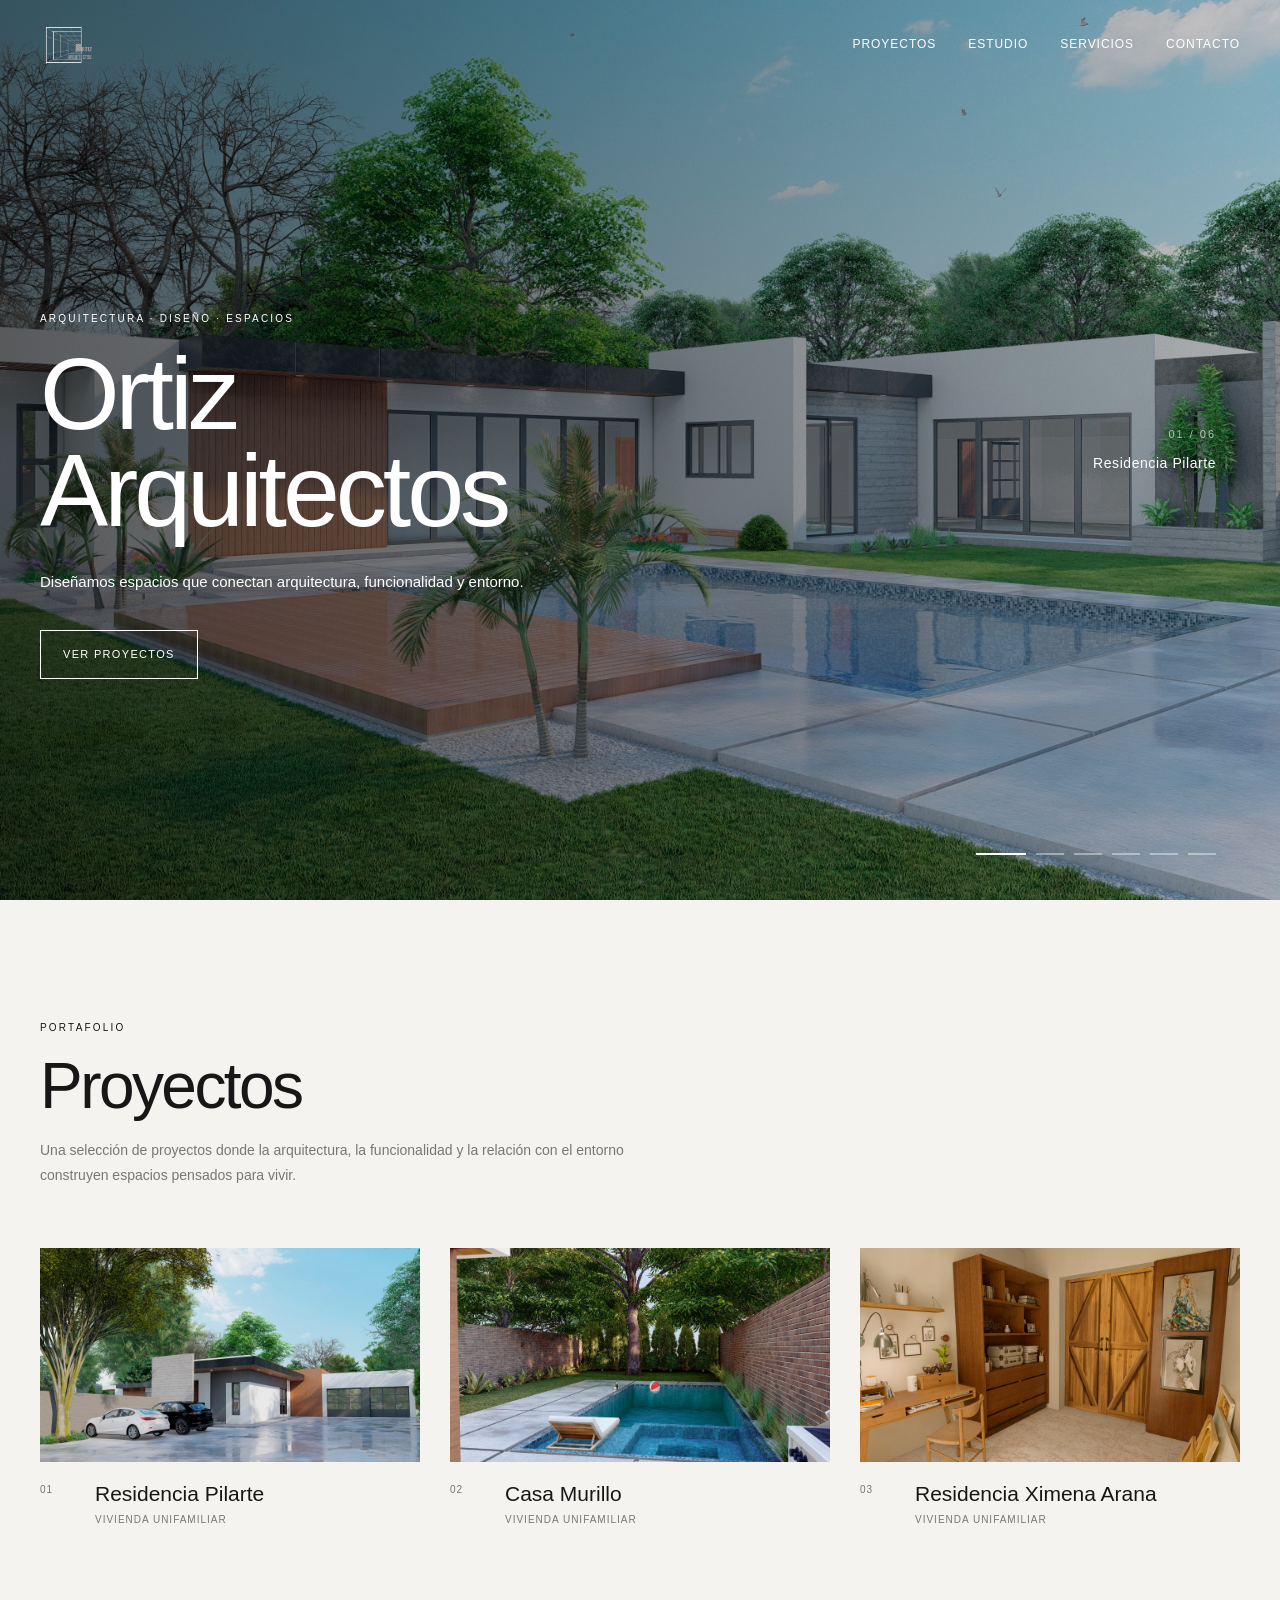
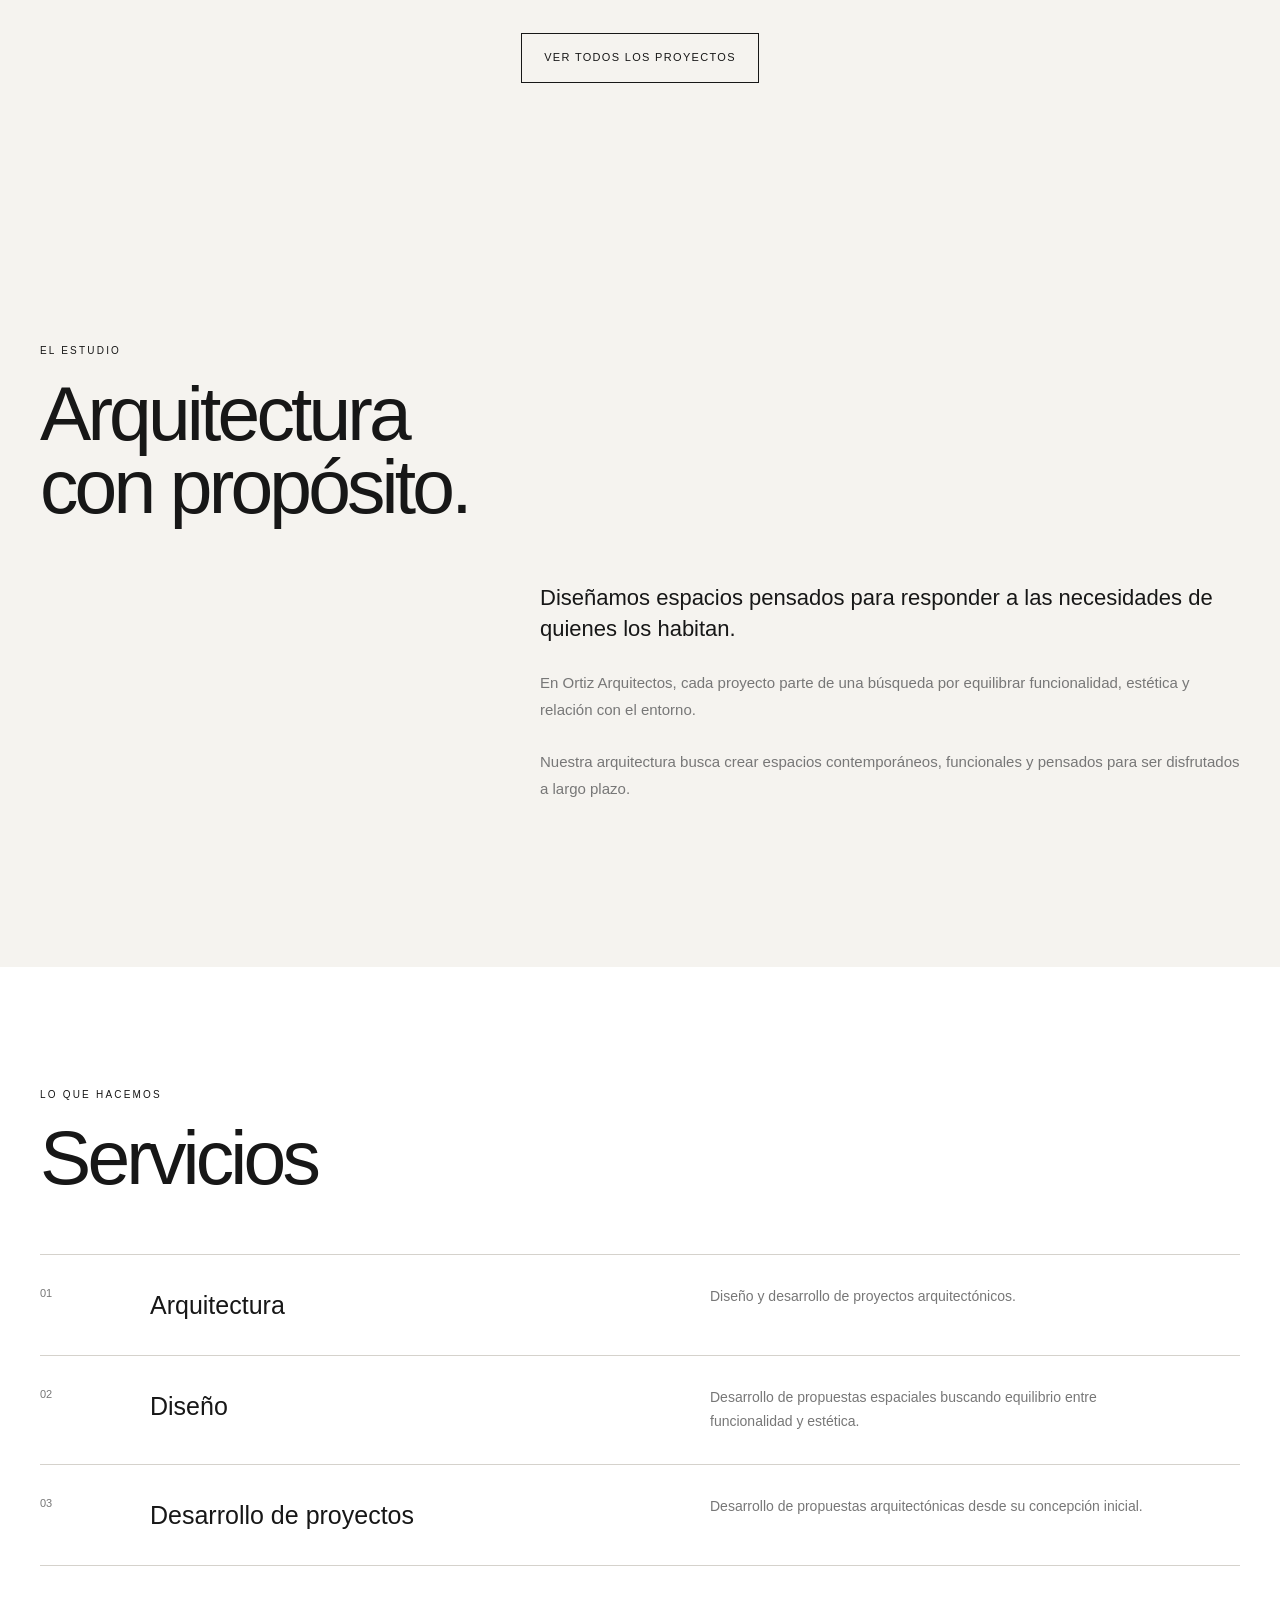
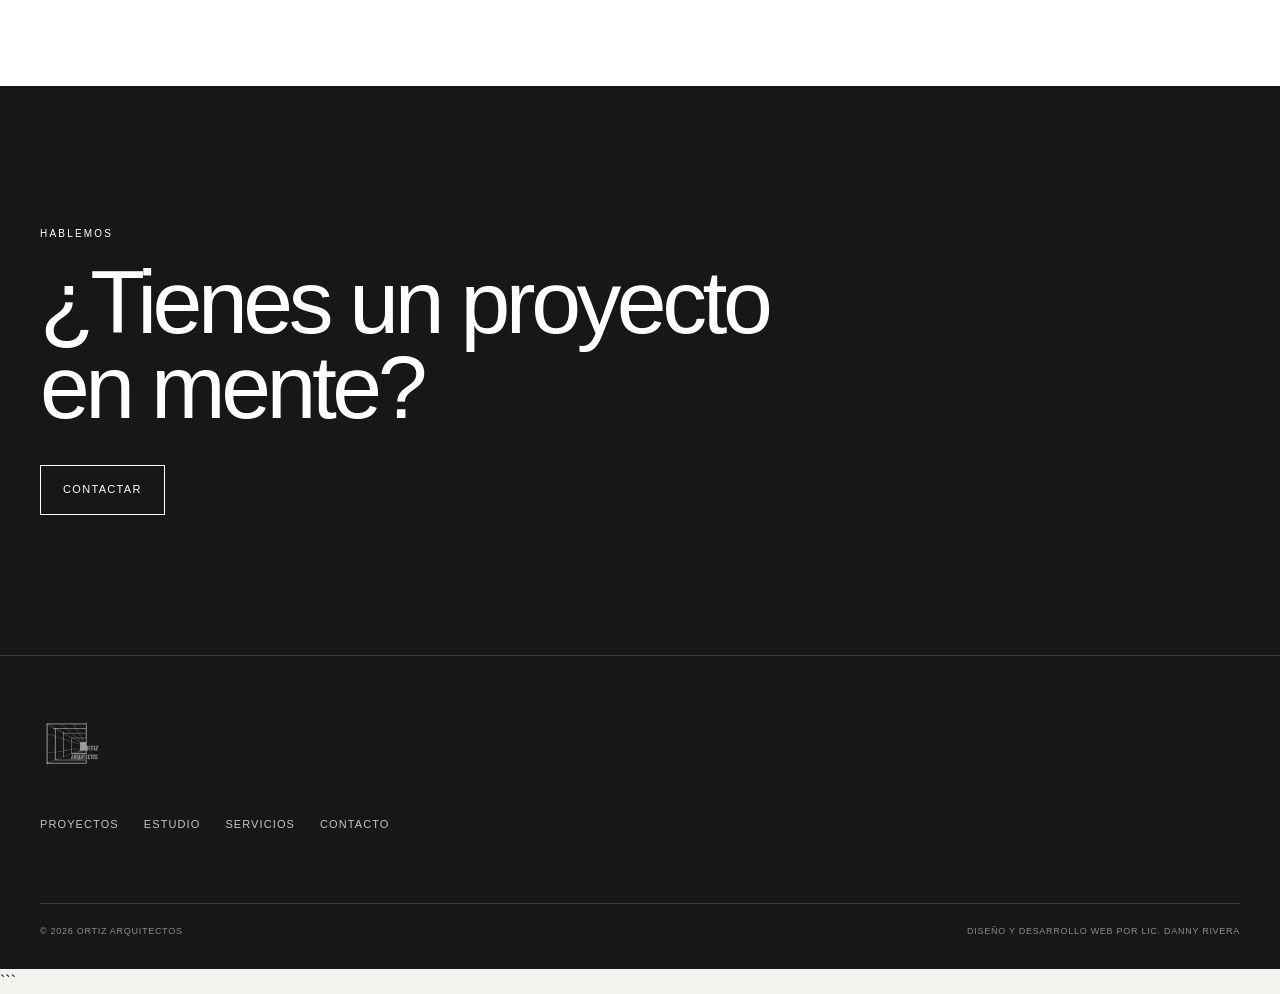
<file: index.html>
<!DOCTYPE html>
<html lang="es">
        
<head>
    
<link
    rel="icon"
    type="image/x-icon"
    href="images/favicon.ico"
>    
    <meta charset="UTF-8">

    <meta
        name="viewport"
        content="width=device-width, initial-scale=1.0"
    >

    <meta
        name="description"
        content="Ortiz Arquitectos — Arquitectura, diseño y espacios."
    >

    <title>Ortiz Arquitectos</title>

    <link
        rel="stylesheet"
        href="css/styles.css"
    >

</head>


<body>


    <!-- =====================================================
         HEADER
         ===================================================== -->

    <header class="site-header">

<a
    href="index.html"
    class="logo"
    aria-label="Ortiz Arquitectos - Inicio"
>
    <img
        src="images/logo_ortis_arq.webp"
        alt="Ortiz Arquitectos"
    >
</a>


        <nav class="main-navigation">

            <a href="proyectos.html">
                Proyectos
            </a>

            <a href="#estudio">
                Estudio
            </a>

            <a href="servicios.html">
                Servicios
            </a>

            <a href="contacto.html">
                Contacto
            </a>

        </nav>


        <button
            class="menu-toggle"
            aria-label="Abrir menú"
            aria-expanded="false"
        >
            <span></span>
            <span></span>
        </button>

    </header>



    <!-- =====================================================
         CONTENIDO PRINCIPAL
         ===================================================== -->

    <main>


        <!-- =================================================
             HERO / SLIDESHOW
             ================================================= -->

        <section
            id="inicio"
            class="hero"
        >


            <!-- IMÁGENES DEL SLIDESHOW -->

            <div class="hero-slideshow">


                <div
                    class="hero-slide active"
                    data-project="Residencia Pilarte"
                >
                    <img
                        src="images/rsd_pilarte/rsd_pilarte_12.webp"
                        alt="Residencia Pilarte"
                    >
                </div>


                <div
                    class="hero-slide"
                    data-project="Residencia Ximena Arana"
                >
                    <img
                        src="images/rsd_ximena/rsd_ximena_06.webp"
                        alt="Residencia Ximena Arana"
                    >
                </div>


                <div
                    class="hero-slide"
                    data-project="Martínez Cerda"
                >
                    <img
                        src="images/rsd_martinez_cerda/rsd_martinez_cerda_01.webp"
                        alt="Proyecto Martínez Cerda"
                    >
                </div>


                <div
                    class="hero-slide"
                    data-project="Casa Murillo"
                >
                    <img
                        src="images/casa_murillo/casa_murillo_10.webp"
                        alt="Casa Murillo"
                    >
                </div>


                <div
                    class="hero-slide"
                    data-project="Pool House"
                >
                    <img
                        src="images/pool_house/pool_house_01.webp"
                        alt="Pool House"
                    >
                </div>


                <div
                    class="hero-slide"
                    data-project="Restaurante y Módulo Comercial"
                >
                    <img
                        src="images/restaurante/restaurante_01.webp"
                        alt="Restaurante y Módulo Comercial"
                    >
                </div>


            </div>


            <!-- CAPA OSCURA -->

            <div class="hero-overlay"></div>



            <!-- CONTENIDO PRINCIPAL DEL HERO -->

            <div class="hero-content">

                <p class="eyebrow">
                    Arquitectura · Diseño · Espacios
                </p>


                <h1>
                    Ortiz<br>
                    Arquitectos
                </h1>


                <p class="hero-description">
                    Diseñamos espacios que conectan
                    arquitectura, funcionalidad y entorno.
                </p>


                <a
                    href="proyectos.html"
                    class="button button-light"
                >
                    Ver proyectos
                </a>

            </div>



            <!-- INFORMACIÓN DEL PROYECTO ACTUAL -->

            <div class="hero-project">

                <span class="hero-project-number">
                    01 / 06
                </span>

                <span class="hero-project-name">
                    Residencia Pilarte
                </span>

            </div>



            <!-- INDICADORES DEL SLIDESHOW -->

            <div class="hero-dots">


                <button
                    class="hero-dot active"
                    data-slide="0"
                    aria-label="Ver Residencia Pilarte"
                ></button>


                <button
                    class="hero-dot"
                    data-slide="1"
                    aria-label="Ver Residencia Ximena Arana"
                ></button>


                <button
                    class="hero-dot"
                    data-slide="2"
                    aria-label="Ver Martínez Cerda"
                ></button>


                <button
                    class="hero-dot"
                    data-slide="3"
                    aria-label="Ver Casa Murillo"
                ></button>


                <button
                    class="hero-dot"
                    data-slide="4"
                    aria-label="Ver Pool House"
                ></button>


                <button
                    class="hero-dot"
                    data-slide="5"
                    aria-label="Ver Restaurante y Módulo Comercial"
                ></button>


            </div>


        </section>



        <!-- =================================================
             PROYECTOS DESTACADOS
             ================================================= -->

        <section
            id="proyectos"
            class="featured-projects"
        >


            <div class="section-header">

                <p class="eyebrow">
                    Portafolio
                </p>


                <h2>
                    Proyectos
                </h2>


                <p class="section-introduction">
                    Una selección de proyectos donde la
                    arquitectura, la funcionalidad y la
                    relación con el entorno construyen
                    espacios pensados para vivir.
                </p>

            </div>



            <div class="projects-grid">


                <!-- =========================================
                     PROYECTO 01
                     ========================================= -->

                <article class="project-card">

                    <a href="proyectos.html">

                        <div class="project-image">

                            <img
                                src="images/rsd_pilarte/rsd_pilarte_01.webp"
                                alt="Residencia Pilarte"
                                loading="lazy"
                            >

                        </div>


                        <div class="project-info">

                            <span class="project-number">
                                01
                            </span>


                            <div>

                                <h3>
                                    Residencia Pilarte
                                </h3>

                                <p>
                                    Vivienda Unifamiliar
                                </p>

                            </div>

                        </div>

                    </a>

                </article>



                <!-- =========================================
                     PROYECTO 02
                     ========================================= -->

                <article class="project-card">

                    <a href="proyectos.html">

                        <div class="project-image">

                            <img
                                src="images/casa_murillo/casa_murillo_01.webp"
                                alt="Casa Murillo"
                                loading="lazy"
                            >

                        </div>


                        <div class="project-info">

                            <span class="project-number">
                                02
                            </span>


                            <div>

                                <h3>
                                    Casa Murillo
                                </h3>

                                <p>
                                    Vivienda Unifamiliar
                                </p>

                            </div>

                        </div>

                    </a>

                </article>



                <!-- =========================================
                     PROYECTO 03
                     ========================================= -->

                <article class="project-card">

                    <a href="proyectos.html">

                        <div class="project-image">

                            <img
                                src="images/rsd_ximena/rsd_ximena_01.webp"
                                alt="Residencia Ximena Arana"
                                loading="lazy"
                            >

                        </div>


                        <div class="project-info">

                            <span class="project-number">
                                03
                            </span>


                            <div>

                                <h3>
                                    Residencia Ximena Arana
                                </h3>

                                <p>
                                    Vivienda Unifamiliar
                                </p>

                            </div>

                        </div>

                    </a>

                </article>


            </div>



            <div class="section-action">

                <a
                    href="proyectos.html"
                    class="button button-dark"
                >
                    Ver todos los proyectos
                </a>

            </div>


        </section>



        <!-- =================================================
             ESTUDIO
             ================================================= -->

        <section
            id="estudio"
            class="studio"
        >


            <div class="studio-heading">

                <p class="eyebrow">
                    El estudio
                </p>


                <h2>
                    Arquitectura
                    <br>
                    con propósito.
                </h2>

            </div>


            <div class="studio-content">

                <p class="studio-lead">
                    Diseñamos espacios pensados para
                    responder a las necesidades de
                    quienes los habitan.
                </p>


                <p>
                    En Ortiz Arquitectos, cada proyecto
                    parte de una búsqueda por equilibrar
                    funcionalidad, estética y relación
                    con el entorno.
                </p>


                <p>
                    Nuestra arquitectura busca crear
                    espacios contemporáneos, funcionales
                    y pensados para ser disfrutados
                    a largo plazo.
                </p>

            </div>


        </section>



        <!-- =================================================
             SERVICIOS
             ================================================= -->

        <section
            id="servicios"
            class="services"
        >


            <div class="section-header">

                <p class="eyebrow">
                    Lo que hacemos
                </p>


                <h2>
                    Servicios
                </h2>

            </div>



            <div class="services-list">


                <article class="service">

                    <span class="service-number">
                        01
                    </span>

                    <h3>
                        Arquitectura
                    </h3>

                    <p>
                        Diseño y desarrollo de proyectos
                        arquitectónicos.
                    </p>

                </article>



                <article class="service">

                    <span class="service-number">
                        02
                    </span>

                    <h3>
                        Diseño
                    </h3>

                    <p>
                        Desarrollo de propuestas espaciales
                        buscando equilibrio entre
                        funcionalidad y estética.
                    </p>

                </article>



                <article class="service">

                    <span class="service-number">
                        03
                    </span>

                    <h3>
                        Desarrollo de proyectos
                    </h3>

                    <p>
                        Desarrollo de propuestas
                        arquitectónicas desde su concepción
                        inicial.
                    </p>

                </article>


            </div>


        </section>



        <!-- =================================================
             CONTACTO
             ================================================= -->

        <section
            id="contacto"
            class="contact"
        >


            <div class="contact-content">

                <p class="eyebrow">
                    Hablemos
                </p>


                <h2>
                    ¿Tienes un proyecto
                    <br>
                    en mente?
                </h2>


                <a
                    href="contacto.html"
                    class="button button-light"
                >
                    Contactar
                </a>

            </div>


        </section>


    </main>



    <!-- =====================================================
         FOOTER
         ===================================================== -->

    <footer class="site-footer">


        <a
            href="index.html"
            class="footer-brand"
            aria-label="Ortiz Arquitectos - Inicio"
        >
        
            <img
                src="images/logo_ortis_arq.webp"
                alt="Ortiz Arquitectos"
            >
        
        </a>



        <div class="footer-navigation">

            <a href="proyectos.html">
                Proyectos
            </a>

            <a href="#estudio">
                Estudio
            </a>

            <a href="servicios.html">
                Servicios
            </a>

            <a href="contacto.html">
                Contacto
            </a>

        </div>



        <div class="footer-bottom">
        
            <span>
                © 2026 Ortiz Arquitectos
            </span>
        
            <span class="footer-credit">
                Diseño y desarrollo web por Lic. Danny Rivera
            </span>
        
        </div>


    </footer>



    <!-- JAVASCRIPT -->

    <script src="js/main.js"></script>


</body>

</html>
```
</file>
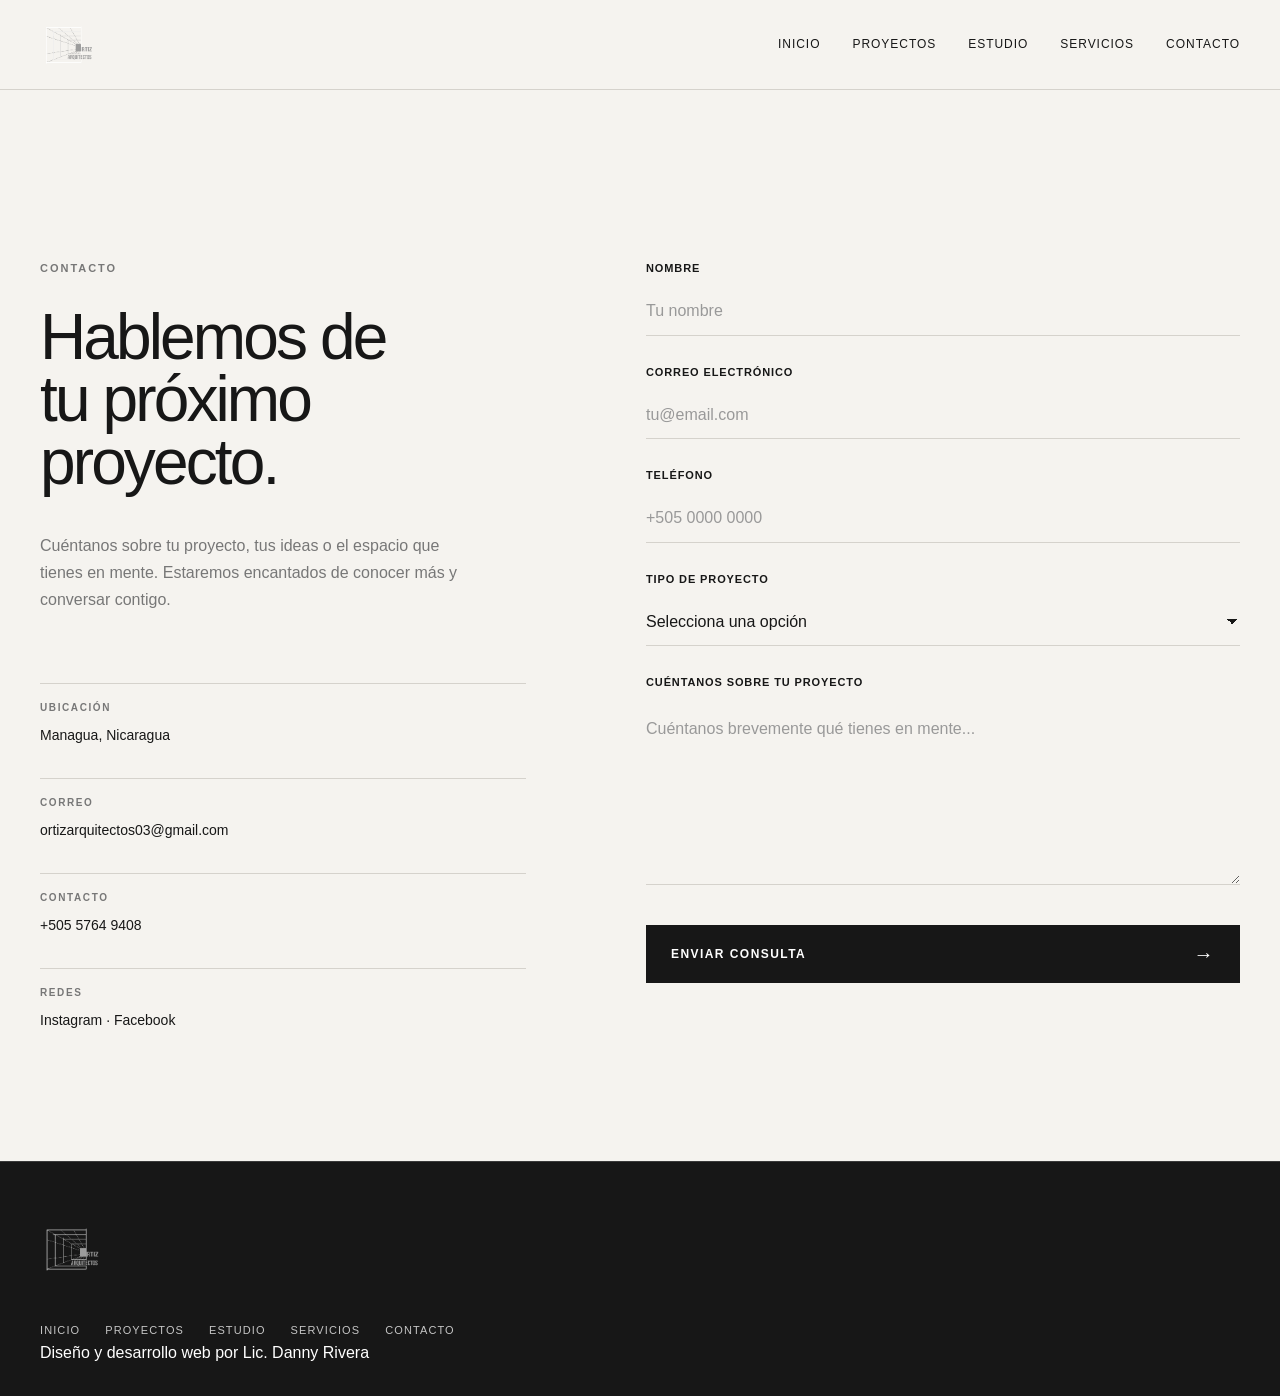
<file: contacto.html>
<!DOCTYPE html>
<html lang="es">
<head>

    <link
    rel="icon"
    type="image/x-icon"
    href="images/favicon.ico"
>
    
    <meta charset="UTF-8">

    <meta
        name="viewport"
        content="width=device-width, initial-scale=1.0"
    >

    <meta
        name="description"
        content="Contacto de Ortiz Arquitectos. Cuéntanos sobre tu próximo proyecto de arquitectura."
    >

    <title>Contacto | Ortiz Arquitectos</title>

    <link
        rel="stylesheet"
        href="css/styles.css"
    >
</head>

<body class="contact-page">

    <!-- =====================================================
         ENCABEZADO
         ===================================================== -->

    <header class="site-header project-header">

        <a
            href="index.html"
            class="logo"
            aria-label="Ortiz Arquitectos - Inicio"
        >
            <img
                src="images/logo_ortis_arq.webp"
                alt="Ortiz Arquitectos"
            >
        </a>

        <nav
            class="main-navigation"
            id="main-navigation"
            aria-label="Navegación principal"
        >
            <a href="index.html">Inicio</a>

            <a href="proyectos.html">
                Proyectos
            </a>

            <a href="index.html#estudio">
                Estudio
            </a>

            <a href="servicios.html">
                Servicios
            </a>

            <a
                href="contacto.html"
                aria-current="page"
            >
                Contacto
            </a>
        </nav>

        <button
            class="menu-toggle"
            type="button"
            aria-label="Abrir menú"
            aria-expanded="false"
            aria-controls="main-navigation"
        >
            <span></span>
            <span></span>
        </button>

    </header>


    <!-- =====================================================
         CONTENIDO PRINCIPAL
         ===================================================== -->

    <main>

        <section class="contact-section">

            <div class="contact-intro">

                <p class="section-eyebrow">
                    CONTACTO
                </p>

                <h1>
                    Hablemos de<br>
                    tu próximo proyecto.
                </h1>

                <p class="contact-description">
                    Cuéntanos sobre tu proyecto, tus ideas o el espacio
                    que tienes en mente. Estaremos encantados de conocer
                    más y conversar contigo.
                </p>


                <div class="contact-details">

                    <div class="contact-detail">
                        <span class="contact-detail-label">
                            UBICACIÓN
                        </span>

                        <p>
                            Managua, Nicaragua
                        </p>
                    </div>


                    <div class="contact-detail">
                        <span class="contact-detail-label">
                            CORREO
                        </span>

                        <p>
                            ortizarquitectos03@gmail.com
                        </p>
                    </div>


                    <div class="contact-detail">
                        <span class="contact-detail-label">
                            CONTACTO
                        </span>

                        <p>
                            +505 5764 9408
                        </p>
                    </div>
                    
                    <div class="contact-detail">
                        <span class="contact-detail-label">
                            REDES
                        </span>

                        <p>
                            Instagram · Facebook
                        </p>
                    </div>  

                </div>

            </div>


            <!-- =================================================
                 FORMULARIO
                 ================================================= -->

            <div class="contact-form-wrapper">

                <form
                    action="https://formspree.io/f/xljeyowl"
                    method="POST"
                    class="contact-form"
                >

                    <!-- Nombre -->

                    <div class="form-field">

                        <label for="name">
                            Nombre
                        </label>

                        <input
                            type="text"
                            id="name"
                            name="name"
                            placeholder="Tu nombre"
                            autocomplete="name"
                            required
                        >

                    </div>


                    <!-- Correo -->

                    <div class="form-field">

                        <label for="email">
                            Correo electrónico
                        </label>

                        <input
                            type="email"
                            id="email"
                            name="email"
                            placeholder="tu@email.com"
                            autocomplete="email"
                            required
                        >

                    </div>


                    <!-- Teléfono -->

                    <div class="form-field">

                        <label for="phone">
                            Teléfono
                        </label>

                        <input
                            type="tel"
                            id="phone"
                            name="phone"
                            placeholder="+505 0000 0000"
                            autocomplete="tel"
                        >

                    </div>


                    <!-- Tipo de proyecto -->

                    <div class="form-field">

                        <label for="project-type">
                            Tipo de proyecto
                        </label>

                        <select
                            id="project-type"
                            name="project-type"
                        >

                            <option value="">
                                Selecciona una opción
                            </option>

                            <option value="Residencial">
                                Residencial
                            </option>

                            <option value="Comercial">
                                Comercial
                            </option>

                            <option value="Remodelación">
                                Remodelación
                            </option>

                            <option value="Interiorismo">
                                Interiorismo
                            </option>

                            <option value="Otro">
                                Otro
                            </option>

                        </select>

                    </div>


                    <!-- Mensaje -->

                    <div class="form-field form-field-message">

                        <label for="message">
                            Cuéntanos sobre tu proyecto
                        </label>

                        <textarea
                            id="message"
                            name="message"
                            rows="6"
                            placeholder="Cuéntanos brevemente qué tienes en mente..."
                            required
                        ></textarea>

                    </div>


                    <!-- Asunto interno para Formspree -->

                    <input
                        type="hidden"
                        name="_subject"
                        value="Nueva consulta desde Ortiz Arquitectos"
                    >


                    <!-- Botón -->

                    <button
                        type="submit"
                        class="contact-submit"
                    >
                        <span>
                            Enviar consulta
                        </span>

                        <span aria-hidden="true">
                            →
                        </span>
                    </button>

                </form>

            </div>

        </section>

    </main>


    <!-- =====================================================
         PIE DE PÁGINA
         ===================================================== -->

    <footer class="site-footer">

        <div class="footer-inner">

            <a
                href="index.html"
                class="footer-brand"
                aria-label="Ortiz Arquitectos - Inicio"
            >
                <img
                    src="images/logo_ortis_arq.webp"
                    alt="Ortiz Arquitectos"
                >
            </a>


            <nav
                class="footer-navigation"
                aria-label="Navegación secundaria"
            >
                <a href="index.html">
                    Inicio
                </a>

                <a href="proyectos.html">
                    Proyectos
                </a>

                <a href="index.html#estudio">
                    Estudio
                </a>

                <a href="servicios.html">
                    Servicios
                </a>

                <a href="contacto.html">
                    Contacto
                </a>
            </nav>


            <p class="footer-credit">
                Diseño y desarrollo web por Lic. Danny Rivera
            </p>

        </div>

    </footer>


    <!-- =====================================================
         JAVASCRIPT
         ===================================================== -->

    <script src="js/main.js"></script>

</body>
</html>
</file>
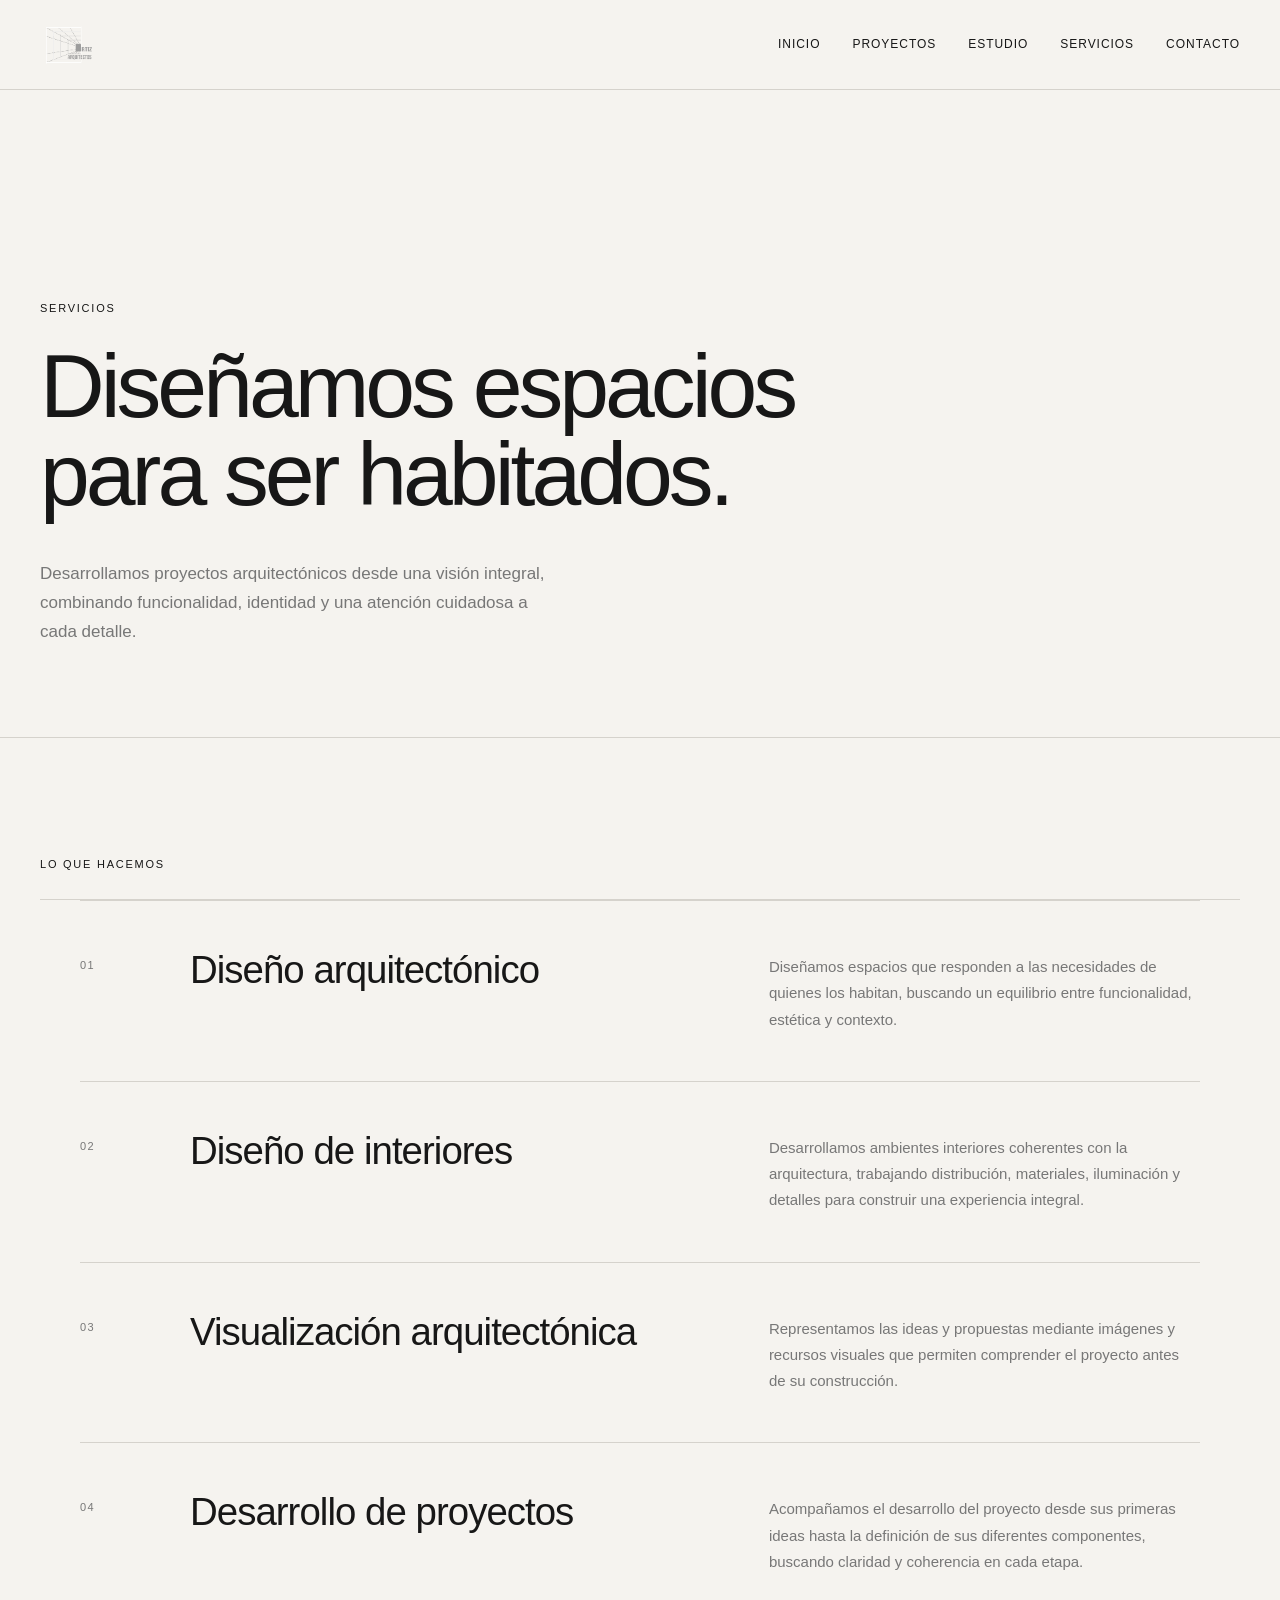
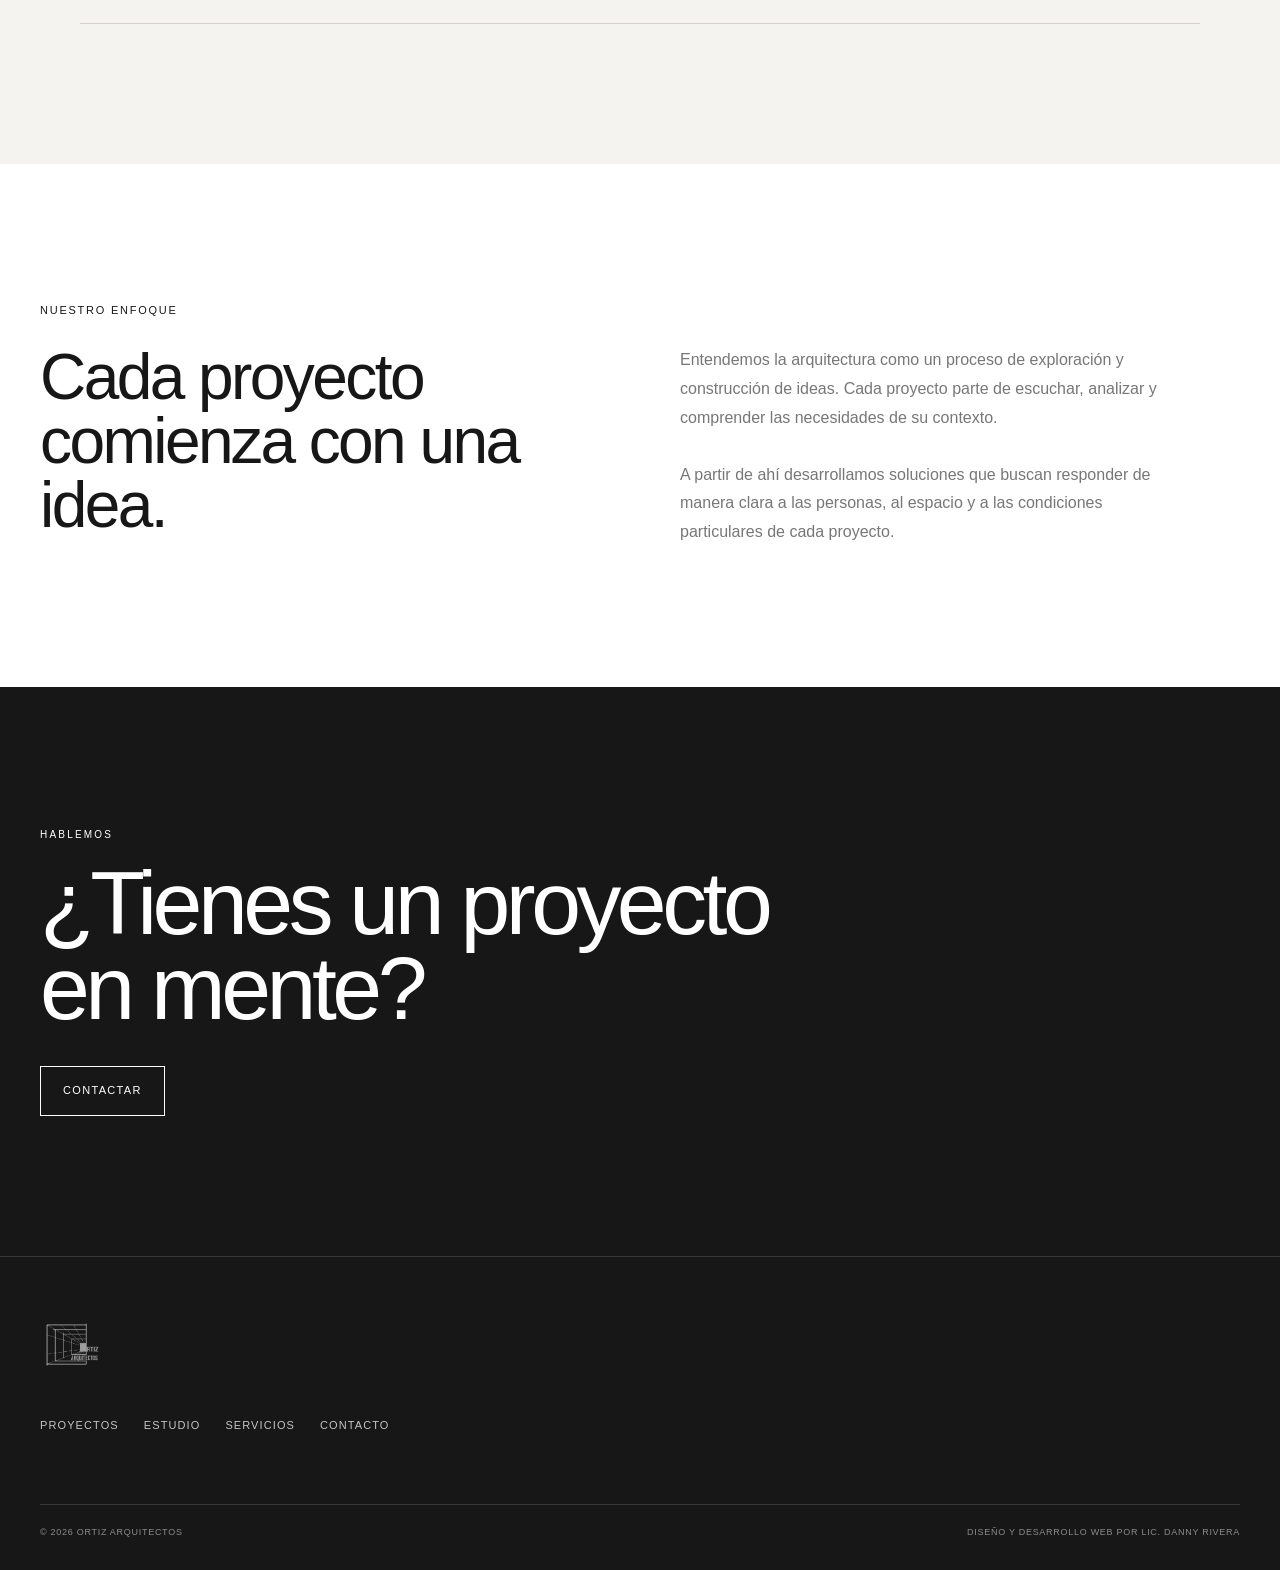
<file: servicios.html>
<!DOCTYPE html>
<html lang="es">
<head>
    <meta charset="UTF-8">
    <meta name="viewport" content="width=device-width, initial-scale=1.0">

    <title>Servicios | Ortiz Arquitectos</title>

    <meta
        name="description"
        content="Servicios de arquitectura, diseño de interiores, visualización arquitectónica y desarrollo de proyectos de Ortiz Arquitectos."
    >

    <link rel="stylesheet" href="css/styles.css">
    <link rel="stylesheet" href="css/servicios.css">
</head>

<body class="services-page">

    <!-- HEADER -->
    <header class="site-header project-header">

        <a href="index.html" class="logo" aria-label="Ortiz Arquitectos - Inicio">
            <img src="images/logo_ortis_arq.webp" alt="Ortiz Arquitectos">
        </a>

        <nav class="main-navigation" id="main-navigation" aria-label="Navegación principal">

            <a href="index.html">Inicio</a>

            <a href="proyectos.html">Proyectos</a>

            <a href="index.html#estudio">Estudio</a>

            <a href="servicios.html" aria-current="page">Servicios</a>

            <a href="contacto.html">Contacto</a>

        </nav>

        <button
            class="menu-toggle"
            type="button"
            aria-label="Abrir menú"
            aria-expanded="false"
            aria-controls="main-navigation"
        >
            <span></span>
            <span></span>
        </button>

    </header>


    <main>

        <!-- INTRODUCCIÓN -->
        <section class="services-intro">

            <div class="services-intro-inner">

                <span class="section-eyebrow">
                    Servicios
                </span>

                <h1>
                    Diseñamos espacios<br>
                    para ser habitados.
                </h1>

                <p>
                    Desarrollamos proyectos arquitectónicos desde una visión
                    integral, combinando funcionalidad, identidad y una
                    atención cuidadosa a cada detalle.
                </p>

            </div>

        </section>


        <!-- SERVICIOS -->
        <section class="services-list-section">

            <div class="services-list-header">

                <span class="section-eyebrow">
                    Lo que hacemos
                </span>

            </div>


            <div class="services-list">

                <!-- SERVICIO 01 -->
                <article class="service-item">

                    <div class="service-item-number">
                        01
                    </div>

                    <div class="service-item-title">

                        <h2>
                            Diseño arquitectónico
                        </h2>

                    </div>

                    <div class="service-item-description">

                        <p>
                            Diseñamos espacios que responden a las necesidades
                            de quienes los habitan, buscando un equilibrio entre
                            funcionalidad, estética y contexto.
                        </p>

                    </div>

                </article>


                <!-- SERVICIO 02 -->
                <article class="service-item">

                    <div class="service-item-number">
                        02
                    </div>

                    <div class="service-item-title">

                        <h2>
                            Diseño de interiores
                        </h2>

                    </div>

                    <div class="service-item-description">

                        <p>
                            Desarrollamos ambientes interiores coherentes con
                            la arquitectura, trabajando distribución, materiales,
                            iluminación y detalles para construir una experiencia
                            integral.
                        </p>

                    </div>

                </article>


                <!-- SERVICIO 03 -->
                <article class="service-item">

                    <div class="service-item-number">
                        03
                    </div>

                    <div class="service-item-title">

                        <h2>
                            Visualización arquitectónica
                        </h2>

                    </div>

                    <div class="service-item-description">

                        <p>
                            Representamos las ideas y propuestas mediante imágenes
                            y recursos visuales que permiten comprender el proyecto
                            antes de su construcción.
                        </p>

                    </div>

                </article>


                <!-- SERVICIO 04 -->
                <article class="service-item">

                    <div class="service-item-number">
                        04
                    </div>

                    <div class="service-item-title">

                        <h2>
                            Desarrollo de proyectos
                        </h2>

                    </div>

                    <div class="service-item-description">

                        <p>
                            Acompañamos el desarrollo del proyecto desde sus
                            primeras ideas hasta la definición de sus diferentes
                            componentes, buscando claridad y coherencia en cada etapa.
                        </p>

                    </div>

                </article>

            </div>

        </section>


        <!-- ENFOQUE -->
        <section class="services-process">

            <div class="services-process-heading">

                <span class="section-eyebrow">
                    Nuestro enfoque
                </span>

                <h2>
                    Cada proyecto<br>
                    comienza con una idea.
                </h2>

            </div>


            <div class="services-process-text">

                <p>
                    Entendemos la arquitectura como un proceso de exploración
                    y construcción de ideas. Cada proyecto parte de escuchar,
                    analizar y comprender las necesidades de su contexto.
                </p>

                <p>
                    A partir de ahí desarrollamos soluciones que buscan
                    responder de manera clara a las personas, al espacio y
                    a las condiciones particulares de cada proyecto.
                </p>

            </div>

        </section>


                <!-- =================================================
             CONTACTO
             ================================================= -->

        <section
            id="contacto"
            class="contact"
        >

            <div class="contact-content">

                <p class="eyebrow">
                    Hablemos
                </p>

                <h2>
                    ¿Tienes un proyecto
                    <br>
                    en mente?
                </h2>

                <a
                    href="contacto.html"
                    class="button button-light"
                >
                    Contactar
                </a>

            </div>

        </section>


    </main>



    <!-- =====================================================
         FOOTER
         ===================================================== -->

    <footer class="site-footer">


        <a
            href="index.html"
            class="footer-brand"
            aria-label="Ortiz Arquitectos - Inicio"
        >

            <img
                src="images/logo_ortis_arq.webp"
                alt="Ortiz Arquitectos"
            >

        </a>



        <div class="footer-navigation">

            <a href="proyectos.html">
                Proyectos
            </a>

            <a href="index.html#estudio">
                Estudio
            </a>

            <a href="servicios.html">
                Servicios
            </a>

            <a href="contacto.html">
                Contacto
            </a>

        </div>



        <div class="footer-bottom">

            <span>
                © 2026 Ortiz Arquitectos
            </span>

            <span class="footer-credit">
                Diseño y desarrollo web por Lic. Danny Rivera
            </span>

        </div>


    </footer>



    <!-- JAVASCRIPT -->

    <script src="js/main.js"></script>


</body>

</html>
</file>
<file: css/styles.css>
/* =========================================================
   ORTIZ ARQUITECTOS
   HOJA DE ESTILOS PRINCIPAL
   ========================================================= */


/* =========================================================
   01. VARIABLES
   ========================================================= */

:root {

    --background: #f5f3ef;
    --surface: #ffffff;

    --dark: #171717;
    --dark-soft: #242424;

    --muted: #777777;

    --border: #d5d2cc;

    --max-width: 1200px;

    --header-height: 90px;

    --transition: 0.3s ease;
}


/* =========================================================
   02. RESET
   ========================================================= */

* {
    margin: 0;
    padding: 0;
    box-sizing: border-box;
}


html {
    scroll-behavior: smooth;
}


body {

    background: var(--background);

    color: var(--dark);

    font-family:
        Arial,
        Helvetica,
        sans-serif;

    line-height: 1.6;

    overflow-x: hidden;
}


body.lightbox-open {
    overflow: hidden;
}


img {
    display: block;
    width: 100%;
    height: auto;
}


a {
    color: inherit;
    text-decoration: none;
}


button {
    font-family: inherit;
}


/* =========================================================
   03. CONTENEDOR
   ========================================================= */

.container {

    width:
        min(
            calc(100% - 80px),
            var(--max-width)
        );

    margin: 0 auto;
}


/* =========================================================
   04. HEADER
   ========================================================= */

.site-header {

    position: absolute;

    top: 0;
    left: 0;

    width: 100%;

    height: var(--header-height);

    padding: 0 40px;

    display: flex;

    align-items: center;

    justify-content: space-between;

    z-index: 100;

    color: #ffffff;
}


/* Header para páginas interiores */

.project-header {

    position: relative;

    background: var(--background);

    color: var(--dark);

    border-bottom:
        1px solid
        var(--border);
}


/* =========================================================
   05. LOGO
   ========================================================= */

/* =========================================================
   LOGO
   ========================================================= */

.logo {

    display: flex;

    align-items: center;

    justify-content: center;

    width: 58px;

    aspect-ratio: 1 / 1;

}


.logo img {

    width: 100%;

    height: 100%;

    object-fit: contain;

}

.logo span {

    margin-top: 6px;

    font-size: 9px;

    font-weight: 400;

    letter-spacing: 0.28em;
}


/* =========================================================
   06. NAVEGACIÓN
   ========================================================= */

.main-navigation {

    display: flex;

    align-items: center;

    gap: 32px;
}


.main-navigation a {

    position: relative;

    font-size: 12px;

    letter-spacing: 0.08em;

    text-transform: uppercase;

    transition:
        opacity var(--transition);
}


.main-navigation a:hover {
    opacity: 0.55;
}


.main-navigation a::after {

    content: "";

    position: absolute;

    left: 0;

    bottom: -7px;

    width: 0;

    height: 1px;

    background: currentColor;

    transition:
        width var(--transition);
}


.main-navigation a:hover::after {
    width: 100%;
}


/* =========================================================
   07. MENÚ MÓVIL
   ========================================================= */

.menu-toggle {
    display: none;
    width: 42px;
    height: 42px;
    padding: 0;
    border: none;
    background: transparent;
    color: var(--dark);
    cursor: pointer;
    position: relative;
    z-index: 110;
}


/* =========================================================
   MENÚ HAMBURGUESA
   ========================================================= */

.menu-toggle span {
    position: absolute;
    left: 50%;
    width: 24px;
    height: 2px;
    background: var(--dark);
    transform: translateX(-50%);
    transition:
        top 0.3s ease,
        transform 0.3s ease,
        opacity 0.3s ease;
}


/* Línea superior */

.menu-toggle span:first-child {
    top: 15px;
}


/* Línea inferior */

.menu-toggle span:last-child {
    top: 25px;
}


/* =========================================================
   MENÚ ABIERTO — FORMA DE X
   ========================================================= */

.menu-toggle.active span:first-child {
    top: 20px;
    transform: translateX(-50%) rotate(45deg);
}


.menu-toggle.active span:last-child {
    top: 20px;
    transform: translateX(-50%) rotate(-45deg);
}
/* =========================================================
   08. HERO
   ========================================================= */

.hero {

    position: relative;

    width: 100%;

    min-height: 100vh;

    height: 100vh;

    height: 100svh;

    display: flex;

    align-items: center;

    overflow: hidden;

    background: var(--dark);
}


/* =========================================================
   09. SLIDESHOW
   ========================================================= */

.hero-slideshow {

    position: absolute;

    inset: 0;

    z-index: 0;
}


.hero-slide {

    position: absolute;

    inset: 0;

    width: 100%;

    height: 100%;

    opacity: 0;

    visibility: hidden;

    transform: scale(1.03);

    transition:
        opacity 1.2s ease,
        visibility 1.2s ease,
        transform 6s ease;
}


.hero-slide.active {

    opacity: 1;

    visibility: visible;

    transform: scale(1);
}


/*
   Las fotografías del Hero son 1920 × 1080.

   Se utiliza cover porque queremos que la fotografía
   ocupe toda la pantalla.

   En pantallas muy verticales puede existir algo de
   recorte lateral, pero nunca se deformará.
*/

.hero-slide img {

    width: 100%;

    height: 100%;

    object-fit: cover;

    object-position: center center;
}


/* =========================================================
   10. CAPA SOBRE EL HERO
   ========================================================= */

.hero-overlay {

    position: absolute;

    inset: 0;

    z-index: 1;

    background:
        linear-gradient(
            90deg,
            rgba(0,0,0,0.58),
            rgba(0,0,0,0.18)
        );

    pointer-events: none;
}


/* =========================================================
   11. CONTENIDO HERO
   ========================================================= */

.hero-content {

    position: relative;

    z-index: 2;

    width:
        min(
            calc(100% - 80px),
            var(--max-width)
        );

    margin: 0 auto;

    color: #ffffff;

    padding-top: var(--header-height);
}


.eyebrow {

    display: block;

    margin-bottom: 18px;

    font-size: 10px;

    letter-spacing: 0.22em;

    text-transform: uppercase;
}


.hero h1 {

    max-width: 850px;

    font-size:
        clamp(
            56px,
            8vw,
            110px
        );

    font-weight: 400;

    line-height: 0.95;

    letter-spacing: -0.04em;
}


.hero-description {

    max-width: 500px;

    margin-top: 30px;

    font-size: 15px;

    line-height: 1.7;
}


/* =========================================================
   12. INFORMACIÓN DEL PROYECTO DEL HERO
   ========================================================= */

.hero-project {

    position: absolute;

    top: 50%;

    right: 5vw;

    transform: translateY(-50%);

    z-index: 3;

    display: flex;

    flex-direction: column;

    align-items: flex-end;

    gap: 8px;

    color: #ffffff;

    text-align: right;

    pointer-events: none;
}


.hero-project-number {

    font-size: 11px;

    letter-spacing: 0.18em;

    opacity: 0.65;
}


.hero-project-name {

    font-size: 14px;

    letter-spacing: 0.04em;
}


/* =========================================================
   13. INDICADORES DEL SLIDESHOW
   ========================================================= */

.hero-dots {

    position: absolute;

    right: 5vw;

    bottom: 45px;

    z-index: 3;

    display: flex;

    align-items: center;

    gap: 10px;
}


.hero-dot {

    width: 28px;

    height: 2px;

    padding: 0;

    border: none;

    background:
        rgba(255,255,255,0.4);

    cursor: pointer;

    transition:
        width 0.3s ease,
        background 0.3s ease;
}


.hero-dot.active {

    width: 50px;

    background: #ffffff;
}


/*
   El indicador Scroll anterior se elimina visualmente.
*/

.hero-scroll {
    display: none;
}


/* =========================================================
   14. BOTONES
   ========================================================= */

.button {

    display: inline-flex;

    align-items: center;

    gap: 18px;

    margin-top: 35px;

    padding: 15px 22px;

    border: 1px solid currentColor;

    font-size: 11px;

    letter-spacing: 0.12em;

    text-transform: uppercase;

    transition:
        background var(--transition),
        color var(--transition);
}


.button-light {
    color: #ffffff;
}


.button-dark {
    color: var(--dark);
}


.button:hover {

    background: var(--dark);

    color: #ffffff;
}


/* =========================================================
   15. SECCIONES
   ========================================================= */

section {
    position: relative;
}


.section {

    width:
        min(
            calc(100% - 80px),
            var(--max-width)
        );

    margin: 0 auto;

    padding: 120px 0;
}


/* =========================================================
   16. PROYECTOS DESTACADOS
   ========================================================= */

.featured-projects {

    width:
        min(
            calc(100% - 80px),
            var(--max-width)
        );

    margin: 0 auto;

    padding: 120px 0;
}


.section-header {
    margin-bottom: 60px;
}


.featured-projects h2 {

    margin-bottom: 20px;

    font-size:
        clamp(
            40px,
            5vw,
            72px
        );

    font-weight: 400;

    line-height: 1;

    letter-spacing: -0.04em;
}


.section-introduction {

    max-width: 600px;

    color: var(--muted);

    font-size: 14px;

    line-height: 1.8;
}


/* =========================================================
   17. GRID DE PROYECTOS
   ========================================================= */

.projects-grid {

    display: grid;

    grid-template-columns:
        repeat(3, 1fr);

    gap: 30px;
}


.project-card {
    overflow: hidden;
}


.project-card a {
    display: block;
}


/*
   IMPORTANTE:

   Las imágenes originales son 1920 × 1080.

   Por eso utilizamos 16 / 9.
*/

.project-image {

    width: 100%;

    aspect-ratio: 16 / 9;

    overflow: hidden;

    background: #ddd;
}


.project-image img {

    width: 100%;

    height: 100%;

    object-fit: cover;

    object-position: center center;

    transition:
        transform 0.6s ease;
}


.project-card:hover
.project-image img {

    transform: scale(1.04);
}


.project-image span {

    color: var(--muted);

    font-size: 11px;

    text-transform: uppercase;

    letter-spacing: 0.12em;
}


/* =========================================================
   18. INFORMACIÓN DE PROYECTO
   ========================================================= */

.project-info {

    display: grid;

    grid-template-columns:
        40px 1fr;

    gap: 15px;

    padding-top: 20px;
}


.project-info h3 {

    font-size: 21px;

    font-weight: 400;

    line-height: 1.1;
}


.project-info p {

    margin-top: 7px;

    color: var(--muted);

    font-size: 10px;

    text-transform: uppercase;

    letter-spacing: 0.1em;
}


.project-info .project-number {

    margin: 0;

    font-size: 10px;

    color: var(--muted);
}


/* =========================================================
   19. BOTÓN DE SECCIÓN
   ========================================================= */

.section-action {

    margin-top: 70px;

    text-align: center;
}


/* =========================================================
   20. ESTUDIO
   ========================================================= */

.studio {

    width:
        min(
            calc(100% - 80px),
            var(--max-width)
        );

    margin: 0 auto;

    padding: 140px 0;
}


.studio-heading {
    margin-bottom: 60px;
}


.studio h2 {

    font-size:
        clamp(
            44px,
            6vw,
            80px
        );

    font-weight: 400;

    line-height: 0.95;

    letter-spacing: -0.05em;
}


.studio-content {

    max-width: 700px;

    margin-left: auto;
}


.studio-content p {

    margin-bottom: 25px;

    color: var(--muted);

    font-size: 15px;

    line-height: 1.8;
}


.studio-lead {

    color: var(--dark) !important;

    font-size: 22px !important;

    line-height: 1.4 !important;
}


/* =========================================================
   21. SERVICIOS
   ========================================================= */

.services {

    background: var(--surface);

    padding: 120px 0;
}


.services .section-header {

    width:
        min(
            calc(100% - 80px),
            var(--max-width)
        );

    margin:
        0 auto
        60px;
}


.services h2 {

    font-size:
        clamp(
            44px,
            6vw,
            80px
        );

    font-weight: 400;

    line-height: 0.95;

    letter-spacing: -0.05em;
}


.services-list {

    width:
        min(
            calc(100% - 80px),
            var(--max-width)
        );

    margin: 0 auto;

    border-top:
        1px solid
        var(--border);
}


.service {

    display: grid;

    grid-template-columns:
        80px 1fr 1fr;

    gap: 30px;

    padding: 30px 0;

    border-bottom:
        1px solid
        var(--border);
}


.service-number {

    font-size: 11px;

    color: var(--muted);
}


.service h3 {

    font-size: 25px;

    font-weight: 400;
}


.service p {

    max-width: 450px;

    color: var(--muted);

    font-size: 14px;

    line-height: 1.7;
}


/* =========================================================
   22. CONTACTO
   ========================================================= */

.contact {

    background: var(--dark);

    color: #ffffff;

    padding: 140px 0;
}


.contact-content {

    width:
        min(
            calc(100% - 80px),
            var(--max-width)
        );

    margin: 0 auto;
}


.contact h2 {

    max-width: 800px;

    font-size:
        clamp(
            48px,
            7vw,
            100px
        );

    font-weight: 400;

    line-height: 0.95;

    letter-spacing: -0.05em;
}


/* =========================================================
   23. FOOTER
   ========================================================= */

.site-footer {

    background: var(--dark);

    color: #ffffff;

    border-top:
        1px solid
        rgba(255,255,255,0.15);

    padding:
        55px
        40px
        30px;
}


.footer-brand {

    display: block;

    width: 65px;

    aspect-ratio: 1 / 1;

}


.footer-brand img {

    width: 100%;

    height: 100%;

    object-fit: contain;

}


.footer-navigation {

    display: flex;

    flex-wrap: wrap;

    gap: 25px;

    margin-top: 40px;
}


.footer-navigation a {

    font-size: 11px;

    text-transform: uppercase;

    letter-spacing: 0.1em;

    opacity: 0.75;

    transition:
        opacity var(--transition);
}


.footer-navigation a:hover {
    opacity: 1;
}


.footer-bottom {

    display: flex;

    justify-content: space-between;

    gap: 20px;

    margin-top: 70px;

    padding-top: 20px;

    border-top:
        1px solid
        rgba(255,255,255,0.15);

    font-size: 9px;

    color:
        rgba(255,255,255,0.5);

    text-transform: uppercase;

    letter-spacing: 0.08em;
}


/* =========================================================
   24. PÁGINA DE PROYECTOS — INTRO
   ========================================================= */

.projects-intro {

    width:
        min(
            calc(100% - 80px),
            var(--max-width)
        );

    margin: 0 auto;

    padding:
        120px
        0
        100px;
}


.projects-intro h1 {

    font-size:
        clamp(
            64px,
            9vw,
            120px
        );

    font-weight: 400;

    line-height: 0.9;

    letter-spacing: -0.06em;
}


.projects-intro p {

    max-width: 600px;

    margin-top: 35px;

    color: var(--muted);

    font-size: 15px;

    line-height: 1.8;
}


/* =========================================================
   25. LISTA DE PROYECTOS
   ========================================================= */

.projects-list {

    width:
        min(
            calc(100% - 80px),
            1400px
        );

    margin: 0 auto;

    padding-bottom: 100px;
}


/* =========================================================
   26. PROYECTO INDIVIDUAL
   ========================================================= */

.project-detail {

    display: grid;

    grid-template-columns:
        minmax(0, 1.35fr)
        minmax(300px, 0.65fr);

    border-top:
        1px solid
        var(--border);

    padding: 80px 0;

    gap: 80px;

    position: relative;
}


.project-detail:nth-child(even) {

    grid-template-columns:
        minmax(300px, 0.65fr)
        minmax(0, 1.35fr);
}


/* Alternancia */

.project-detail:nth-child(even)
.project-detail-image {

    order: 2;
}


.project-detail:nth-child(even)
.project-detail-content {

    order: 1;
}


/* =========================================================
   27. IMAGEN DEL PROYECTO
   ========================================================= */

.project-detail-image {

    width: 100%;

    aspect-ratio: 16 / 9;

    overflow: hidden;

    background: #ddd;
}


.project-detail-image img {

    width: 100%;

    height: 100%;

    object-fit: cover;

    object-position: center center;

    transition:
        transform 0.8s ease;
}


.project-detail:hover
.project-detail-image img {

    transform: scale(1.025);
}


/* =========================================================
   28. INFORMACIÓN DEL PROYECTO
   ========================================================= */

.project-detail-content {

    display: flex;

    flex-direction: column;

    justify-content: space-between;

    padding: 15px 0;
}


.project-number {

    display: block;

    margin-bottom: 25px;

    font-size: 11px;

    color: var(--muted);

    letter-spacing: 0.1em;
}


.project-detail-content h2 {

    max-width: 500px;

    font-size:
        clamp(
            40px,
            5vw,
            72px
        );

    font-weight: 400;

    line-height: 0.95;

    letter-spacing: -0.05em;
}


.project-category {

    margin-bottom: 18px;

    font-size: 10px;

    color: var(--muted);

    text-transform: uppercase;

    letter-spacing: 0.15em;
}


.project-meta {

    display: flex;

    flex-wrap: wrap;

    gap: 15px 30px;

    margin-bottom: 30px;

    padding-top: 18px;

    border-top:
        1px solid
        var(--border);
}


.project-meta span {

    font-size: 10px;

    color: var(--muted);

    text-transform: uppercase;

    letter-spacing: 0.08em;
}


.project-description {

    max-width: 480px;

    margin-bottom: 30px;

    font-size: 14px;

    color: var(--muted);

    line-height: 1.8;
}


/* =========================================================
   29. BOTÓN GALERÍA
   ========================================================= */

.gallery-button {

    display: inline-flex;

    align-items: center;

    gap: 20px;

    padding: 0;

    border: none;

    background: transparent;

    color: var(--dark);

    cursor: pointer;

    font-size: 11px;

    text-transform: uppercase;

    letter-spacing: 0.12em;

    transition:
        opacity var(--transition);
}


.gallery-button span {

    font-size: 18px;

    line-height: 1;

    transition:
        transform var(--transition);
}


.gallery-button:hover {
    opacity: 0.55;
}


.gallery-button:hover span {
    transform: translateX(7px);
}


/* =========================================================
   30. GALERÍA OCULTA
   ========================================================= */

.gallery-data {
    display: none;
}


/* =========================================================
   31. LIGHTBOX
   ========================================================= */

.lightbox {

    position: fixed;

    inset: 0;

    width: 100%;

    height: 100%;

    background:
        rgba(10,10,10,0.97);

    display: flex;

    align-items: center;

    justify-content: center;

    z-index: 1000;

    opacity: 0;

    visibility: hidden;

    pointer-events: none;

    transition:
        opacity 0.3s ease,
        visibility 0.3s ease;
}


.lightbox.active {

    opacity: 1;

    visibility: visible;

    pointer-events: auto;
}


.lightbox-content {

    position: relative;

    width:
        min(
            80vw,
            1100px
        );

    height:
        min(
            82vh,
            800px
        );

    display: flex;

    align-items: center;

    justify-content: center;
}


.lightbox-content img {

    width: auto;

    height: auto;

    max-width: 100%;

    max-height: 100%;

    object-fit: contain;
}


.lightbox-counter {

    position: absolute;

    left: 50%;

    bottom: -35px;

    transform:
        translateX(-50%);

    color:
        rgba(255,255,255,0.65);

    font-size: 10px;

    letter-spacing: 0.12em;
}


/* =========================================================
   32. CONTROLES LIGHTBOX
   ========================================================= */

.lightbox-close,
.lightbox-prev,
.lightbox-next {

    position: absolute;

    border: none;

    background: transparent;

    color: #ffffff;

    cursor: pointer;

    z-index: 5;

    transition:
        opacity var(--transition),
        transform var(--transition);
}


.lightbox-close:hover,
.lightbox-prev:hover,
.lightbox-next:hover {

    opacity: 0.5;
}


.lightbox-close {

    top: 25px;

    right: 30px;

    font-size: 38px;

    font-weight: 200;

    line-height: 1;
}


.lightbox-prev {

    left: 35px;

    top: 50%;

    transform:
        translateY(-50%);

    font-size: 30px;
}


.lightbox-prev:hover {

    transform:
        translateY(-50%)
        translateX(-5px);
}


.lightbox-next {

    right: 35px;

    top: 50%;

    transform:
        translateY(-50%);

    font-size: 30px;
}


.lightbox-next:hover {

    transform:
        translateY(-50%)
        translateX(5px);
}


/* =========================================================
   33. TABLET
   Hasta 900px
   ========================================================= */

@media (max-width: 900px) {


    /* HEADER */

    .site-header {
        padding: 0 25px;
    }


    .main-navigation {
        gap: 20px;
    }


    .main-navigation a {
        font-size: 10px;
    }


    /* HERO */

    .hero-content {

        width:
            min(
                calc(100% - 50px),
                var(--max-width)
            );
    }


    .hero h1 {

        font-size:
            clamp(
                52px,
                10vw,
                80px
            );
    }


    .hero-project {

        right: 25px;

        left: auto;
    }


    .hero-dots {
        right: 25px;
    }


    /* PROYECTOS */

    .featured-projects {

        width:
            calc(100% - 50px);

        padding: 90px 0;
    }


    .projects-grid {

        grid-template-columns:
            repeat(2, 1fr);
    }


    /* ESTUDIO */

    .studio {

        width:
            calc(100% - 50px);

        padding: 100px 0;
    }


    .studio-content {

        margin-left: 0;

        max-width: 650px;
    }


    /* SERVICIOS */

    .services .section-header {

        width:
            calc(100% - 50px);
    }


    .services-list {

        width:
            calc(100% - 50px);
    }


    .service {

        grid-template-columns:
            60px 1fr 1fr;
    }


    /* CONTACTO */

    .contact-content {

        width:
            calc(100% - 50px);
    }


    /* PROYECTOS */

    .projects-intro {

        width:
            calc(100% - 50px);

        padding:
            90px
            0
            70px;
    }


    .projects-list {

        width:
            calc(100% - 50px);
    }


    .project-detail,
    .project-detail:nth-child(even) {

        grid-template-columns:
            1fr;

        gap: 45px;

        min-height: auto;

        padding: 65px 0;
    }


    .project-detail:nth-child(even)
    .project-detail-image {

        order: initial;
    }


    .project-detail:nth-child(even)
    .project-detail-content {

        order: initial;
    }


    .project-detail-image {

        min-height: 0;

        aspect-ratio: 16 / 9;
    }


    /* LIGHTBOX */

    .lightbox-content {

        width: 78vw;

        height: 78vh;
    }


    .lightbox-prev {
        left: 18px;
    }


    .lightbox-next {
        right: 18px;
    }

}


/* =========================================================
   34. TELÉFONOS
   Hasta 600px
   ========================================================= */

@media (max-width: 600px) {


    :root {
        --header-height: 70px;
    }


    body {
        font-size: 14px;
    }
   
      .footer-credit {
      
          text-align: left;
      
      }

    /* =====================================================
       HEADER
       ===================================================== */

    .site-header {

        height:
            var(--header-height);

        padding:
            0 18px;
    }


    .logo {
        font-size: 18px;
    }


    .logo span {

        font-size: 7px;

        letter-spacing:
            0.24em;
    }


    /* =====================================================
       MENÚ
       ===================================================== */

   .menu-toggle {
    display: block;
    color: var(--dark);
    background: transparent;
}


    .main-navigation {

        position: fixed;

        top: 0;

        right: 0;

        width:
            min(
                85vw,
                360px
            );

        height: 100vh;

        height: 100svh;

        padding:
            calc(
                var(--header-height) + 40px
            )
            35px
            40px;

        background:
            var(--background);

        color:
            var(--dark);

        display: flex;

        flex-direction: column;

        align-items: flex-start;

        justify-content: flex-start;

        gap: 25px;

        transform:
            translateX(100%);

        transition:
            transform 0.4s ease;

        box-shadow:
            -10px 0 40px
            rgba(0,0,0,0.08);
    }


    .main-navigation.active {

        transform:
            translateX(0);
    }


    .main-navigation a {

        font-size: 15px;

        letter-spacing:
            0.08em;
    }


    .main-navigation a::after {
        bottom: -5px;
    }


    /* Overlay */

    .site-header::after {

        content: "";

        position: fixed;

        inset: 0;

        background:
            rgba(0,0,0,0.35);

        opacity: 0;

        visibility: hidden;

        pointer-events: none;

        transition:
            opacity 0.3s ease,
            visibility 0.3s ease;

        z-index: -1;
    }


    .site-header.menu-open::after {

        opacity: 1;

        visibility: visible;
    }


 /* =====================================================
   HERO EN TELÉFONOS
   Mostrar la fotografía completa en formato 16:9
   ===================================================== */

.hero {

    width: 100%;

    height: auto;

    min-height: 0;

    aspect-ratio: 16 / 9;

    overflow: hidden;

}


/* Contenedor del slideshow */

.hero-slideshow {

    position: absolute;

    inset: 0;

    width: 100%;

    height: 100%;

}


/* Cada diapositiva */

.hero-slide {

    position: absolute;

    inset: 0;

    width: 100%;

    height: 100%;

    opacity: 0;

    visibility: hidden;

    transform: none;

}


/* Diapositiva activa */

.hero-slide.active {

    opacity: 1;

    visibility: visible;

    transform: none;

}


/* =====================================================
   IMAGEN DEL HERO EN TELÉFONOS
   ===================================================== */

.hero-slide img {

    display: block;

    width: 100%;

    height: 100%;

    object-fit: contain;

    object-position: center center;

}
    .hero-overlay {

        background:
            linear-gradient(
                180deg,
                rgba(0,0,0,0.38),
                rgba(0,0,0,0.55)
            );
    }



        /* =====================================================
       HERO — DISTRIBUCIÓN PARA TELÉFONOS
       ===================================================== */

    .hero-content {         /* este es el espacio que hay entre el logo y las palabras Arquitectura-diseño-espacios */

        position: absolute;

        left: 18px;
        right: 18px;

        top: 78px;

        width: auto;

        margin: 0;

        padding: 0;

    }


    /* =====================================================
       TEXTO SUPERIOR
       ===================================================== */

   .eyebrow {

    display: block;

    margin-bottom: 4px;

    font-size: 6.5px;

    letter-spacing: 0.13em;

    line-height: 1.1;

    white-space: nowrap;

}


    /* =====================================================
       TITULAR
       ===================================================== */

    .hero h1 {

        max-width: 320px;

        font-size: 31px;

        line-height: 0.9;

        letter-spacing: -0.045em;

    }


    /* =====================================================
       DESCRIPCIÓN
       ===================================================== */

  .hero-description {

    max-width: 255px;

    margin-top: 10px;

    font-size: 9.5px;

    line-height: 1.35;

}

/* =====================================================
   BOTÓN VER PROYECTOS — TELÉFONOS
   Posición independiente para evitar que se corte
   ===================================================== */

.hero-content .button {

    position: absolute;

    left: 0;

    top: 118px;

    margin-top: 0;

    z-index: 10;

    white-space: nowrap;

}
    /* =====================================================
       BOTÓN
       ===================================================== */

   .button {

    margin-top: 12px;

    padding:
        8px
        13px;

    font-size: 7px;

    letter-spacing: 0.10em;

    line-height: 1;

}


    /* =====================================================
       PROYECTO ACTUAL
       ===================================================== */

    .hero-project {

        top: 108px;

        right: 18px;

        left: auto;

        bottom: auto;

        transform: none;

        align-items:
            flex-end;

        text-align:
            right;

    }


    .hero-project-number {

        font-size: 7.5px;

        letter-spacing:
            0.13em;

    }


    .hero-project-name {

        max-width:
            125px;

        font-size:
            9px;

        line-height:
            1.2;

    }


    /* =====================================================
       INDICADORES
       ===================================================== */

    .hero-dots {

        right: 18px;

        bottom: 13px;

        left: 18px;

        gap: 4px;

        justify-content:
            flex-end;

    }


    .hero-dot {

        width: 12px;

        height: 2px;

    }


    .hero-dot.active {

        width: 23px;

    }


    .hero-project-number {

        font-size: 9px;
    }


    .hero-project-name {

        max-width:
            180px;

        font-size: 12px;

        line-height: 1.3;
    }


    /* =====================================================
       INDICADORES
       ===================================================== */

    .hero-dots {

        right: 18px;

        bottom: 30px;

        left: 18px;

        gap: 5px;

        justify-content:
            flex-end;
    }


    .hero-dot {

        width: 15px;
    }


    .hero-dot.active {

        width: 30px;
    }


    /* =====================================================
       PROYECTOS DESTACADOS
       ===================================================== */

    .featured-projects {

        width:
            calc(100% - 36px);

        padding:
            75px 0;
    }


    .section-header {

        margin-bottom: 40px;
    }


    .featured-projects h2 {

        margin-bottom: 20px;

        font-size: 48px;
    }


    .section-introduction {

        font-size: 13px;

        line-height: 1.75;
    }


    .projects-grid {

        grid-template-columns:
            1fr;

        gap: 45px;
    }


    /*
       IMPORTANTE:

       También en teléfono mantenemos 16:9.
    */

    .project-image {

        aspect-ratio:
            16 / 9;
    }


    .project-info {

        padding-top:
            17px;
    }


    .project-info h3 {
        font-size: 21px;
    }


    /* =====================================================
       ESTUDIO
       ===================================================== */

    .studio {

        width:
            calc(100% - 36px);

        padding:
            80px 0;
    }


    .studio-heading {
        margin-bottom: 40px;
    }


    .studio h2 {
        font-size: 52px;
    }


    .studio-content {
        margin-left: 0;
    }


    .studio-lead {
        font-size:
            19px !important;
    }


    .studio-content p {

        font-size: 14px;

        line-height: 1.75;
    }


    /* =====================================================
       SERVICIOS
       ===================================================== */

    .services {
        padding: 80px 0;
    }


    .services .section-header {

        width:
            calc(100% - 36px);

        margin-bottom: 40px;
    }


    .services h2 {
        font-size: 52px;
    }


    .services-list {

        width:
            calc(100% - 36px);
    }


    .service {

        grid-template-columns:
            35px 1fr;

        gap: 15px;

        padding: 25px 0;
    }


    .service-number {
        font-size: 9px;
    }


    .service h3 {
        font-size: 21px;
    }


    .service p {

        grid-column: 2;

        font-size: 13px;

        line-height: 1.7;
    }


    /* =====================================================
       CONTACTO
       ===================================================== */

    .contact {
        padding: 85px 0;
    }


    .contact-content {

        width:
            calc(100% - 36px);
    }


    .contact h2 {
        font-size: 52px;
    }


    /* =====================================================
       PÁGINA DE PROYECTOS
       ===================================================== */

    .projects-intro {

        width:
            calc(100% - 36px);

        padding:
            80px
            0
            60px;
    }


    .projects-intro h1 {
        font-size: 64px;
    }


    .projects-intro p {

        margin-top: 25px;

        font-size: 13px;

        line-height: 1.75;
    }


    .projects-list {

        width:
            calc(100% - 36px);

        padding-bottom: 60px;
    }


    .project-detail,
    .project-detail:nth-child(even) {

        display: flex;

        flex-direction: column;

        gap: 30px;

        padding: 50px 0;
    }


    /*
       Las imágenes de proyectos también conservan
       la proporción original 16:9 en móvil.
    */

    .project-detail-image {

        width: 100%;

        min-height: 0;

        aspect-ratio:
            16 / 9;
    }


    .project-detail-content {

        display: flex;

        flex-direction: column;

        gap: 45px;

        padding: 0;
    }


    .project-number {

        margin-bottom: 18px;

        font-size: 9px;
    }


    .project-detail-content h2 {

        font-size:
            clamp(
                38px,
                11vw,
                55px
            );

        line-height:
            0.95;
    }


    .project-category {

        margin-bottom: 15px;

        font-size: 9px;
    }


    .project-meta {

        gap:
            10px
            20px;

        margin-bottom: 22px;

        padding-top: 15px;
    }


    .project-meta span {
        font-size: 8px;
    }


    .project-description {

        margin-bottom: 25px;

        font-size: 13px;

        line-height: 1.75;
    }


    .gallery-button {

        min-height: 44px;

        font-size: 9px;
    }


    .gallery-button span {
        font-size: 17px;
    }


    /* =====================================================
       LIGHTBOX
       ===================================================== */

    .lightbox {
        padding: 20px;
    }


    .lightbox-content {

        width: 100%;

        height: 75vh;
    }


    .lightbox-content img {

        max-width: 100%;

        max-height: 100%;
    }


    .lightbox-close {

        top: 16px;

        right: 16px;

        width: 44px;

        height: 44px;

        font-size: 32px;
    }


    .lightbox-prev,
    .lightbox-next {

        width: 48px;

        height: 48px;

        display: flex;

        align-items: center;

        justify-content: center;

        font-size: 25px;

        background:
            rgba(255,255,255,0.08);

        border-radius: 50%;
    }


    .lightbox-prev {
        left: 10px;
    }


    .lightbox-next {
        right: 10px;
    }


    .lightbox-counter {

        bottom: -30px;

        font-size: 9px;
    }


    /* =====================================================
       FOOTER
       ===================================================== */

    .site-footer {

        padding:
            45px
            18px
            25px;
    }


    .footer-brand strong {
        font-size: 21px;
    }


    .footer-navigation {

        flex-direction: column;

        gap: 15px;

        margin-top: 35px;
    }


    .footer-navigation a {
        font-size: 9px;
    }


    .footer-bottom {

        flex-direction: column;

        gap: 10px;

        margin-top: 45px;

        font-size: 8px;

        line-height: 1.5;
    }
   
   .footer-credit {

    text-align: right;

    opacity: 0.75;

}

}


/* =========================================================
   35. TELÉFONOS MUY PEQUEÑOS
   Hasta 380px
   ========================================================= */


@media (max-width: 380px) {

    .hero h1 {
        font-size: 28px;
    }

    .hero-content {
        top: 78px;
    }

    .hero-project {
        top: 104px;
    }

    .hero-project-name {
        max-width: 110px;
        font-size: 8px;
    }
   .hero-description {
    margin-top: 9px;
}

.button {

    margin-top: 0;

    padding:
        7px
        12px;

    font-size: 6.5px;

}
    .projects-intro h1 {
        font-size: 56px;
    }

    .project-detail-content h2 {
        font-size: 36px;
    }

    .studio h2,
    .services h2,
    .contact h2 {
        font-size: 46px;
    }

    .lightbox-content {
        height: 70vh;
    }

    .lightbox-prev {
        left: 5px;
    }

    .lightbox-next {
        right: 5px;
    }

}


/* =========================================================
   PÁGINA DE CONTACTO
   ========================================================= */

.contact-page {
    background: var(--background);
    color: var(--dark);
}


/* =========================================================
   SECCIÓN PRINCIPAL
   ========================================================= */

.contact-section {
    width: min(
        calc(100% - 80px),
        var(--max-width)
    );

    margin: 0 auto;

    padding-top: 170px;
    padding-bottom: 130px;

    display: grid;

    grid-template-columns:
        minmax(0, 0.9fr)
        minmax(0, 1.1fr);

    gap: 120px;

    align-items: start;
}


/* =========================================================
   INTRODUCCIÓN
   ========================================================= */

.contact-intro {
    max-width: 500px;
}


.contact-intro .section-eyebrow {
    margin: 0 0 28px;

    font-size: 11px;
    font-weight: 600;

    letter-spacing: 0.18em;

    color: var(--muted);
}


.contact-intro h1 {
    margin: 0;

    font-size: clamp(
        42px,
        5vw,
        72px
    );

    line-height: 0.98;

    font-weight: 400;

    letter-spacing: -0.045em;
}


.contact-description {
    max-width: 440px;

    margin: 38px 0 0;

    font-size: 16px;

    line-height: 1.7;

    color: var(--muted);
}


/* =========================================================
   DATOS DE CONTACTO
   ========================================================= */

.contact-details {
    margin-top: 70px;

    display: flex;

    flex-direction: column;

    gap: 32px;
}


.contact-detail {
    padding-top: 16px;

    border-top: 1px solid var(--border);
}


.contact-detail-label {
    display: block;

    margin-bottom: 9px;

    font-size: 10px;

    font-weight: 600;

    letter-spacing: 0.16em;

    color: var(--muted);
}


.contact-detail p {
    margin: 0;

    font-size: 14px;

    line-height: 1.5;

    color: var(--dark);
}


/* =========================================================
   FORMULARIO
   ========================================================= */

.contact-form-wrapper {
    width: 100%;
}


.contact-form {
    display: flex;

    flex-direction: column;

    gap: 28px;
}


.form-field {
    display: flex;

    flex-direction: column;

    gap: 10px;
}


.form-field label {
    font-size: 11px;

    font-weight: 600;

    letter-spacing: 0.08em;

    text-transform: uppercase;

    color: var(--dark);
}


.form-field input,
.form-field select,
.form-field textarea {
    width: 100%;

    box-sizing: border-box;

    border: none;

    border-bottom: 1px solid var(--border);

    border-radius: 0;

    background: transparent;

    color: var(--dark);

    font-family: inherit;

    font-size: 16px;

    outline: none;

    transition:
        border-color 0.25s ease,
        padding 0.25s ease;
}


.form-field input,
.form-field select {
    height: 48px;

    padding: 0;
}


.form-field textarea {
    min-height: 150px;

    padding: 14px 0;

    resize: vertical;

    line-height: 1.6;
}


.form-field input::placeholder,
.form-field textarea::placeholder {
    color: #999;

    opacity: 1;
}


.form-field input:focus,
.form-field select:focus,
.form-field textarea:focus {
    border-color: var(--dark);
}


/* =========================================================
   SELECT
   ========================================================= */

.form-field select {
    appearance: none;

    cursor: pointer;

    background-image:
        linear-gradient(
            45deg,
            transparent 50%,
            var(--dark) 50%
        ),
        linear-gradient(
            135deg,
            var(--dark) 50%,
            transparent 50%
        );

    background-position:
        calc(100% - 8px) 21px,
        calc(100% - 3px) 21px;

    background-size:
        5px 5px,
        5px 5px;

    background-repeat: no-repeat;
}


/* =========================================================
   BOTÓN
   ========================================================= */

.contact-submit {
    width: 100%;

    min-height: 58px;

    margin-top: 12px;

    padding: 0 24px;

    border: 1px solid var(--dark);

    background: var(--dark);

    color: #fff;

    display: flex;

    align-items: center;

    justify-content: space-between;

    gap: 20px;

    font-family: inherit;

    font-size: 12px;

    font-weight: 600;

    letter-spacing: 0.12em;

    text-transform: uppercase;

    cursor: pointer;

    transition:
        background 0.3s ease,
        color 0.3s ease,
        transform 0.3s ease;
}


.contact-submit:hover {
    background: transparent;

    color: var(--dark);
}


.contact-submit:active {
    transform: translateY(1px);
}


.contact-submit span:last-child {
    font-size: 20px;

    font-weight: 400;

    line-height: 1;

    transition:
        transform 0.3s ease;
}


.contact-submit:hover span:last-child {
    transform: translateX(5px);
}


/* =========================================================
   RESPONSIVE
   ========================================================= */

@media (max-width: 900px) {

    .contact-section {
        width: min(
            calc(100% - 60px),
            700px
        );

        padding-top: 150px;

        grid-template-columns: 1fr;

        gap: 80px;
    }


    .contact-intro {
        max-width: 650px;
    }


    .contact-details {
        margin-top: 50px;

        display: grid;

        grid-template-columns:
            repeat(3, 1fr);

        gap: 25px;
    }

}


@media (max-width: 600px) {

    .contact-section {
        width: calc(100% - 40px);

        padding-top: 130px;

        padding-bottom: 80px;

        gap: 65px;
    }


    .contact-intro h1 {
        font-size: 44px;

        line-height: 1;
    }


    .contact-description {
        margin-top: 28px;

        font-size: 15px;
    }


    .contact-details {
        margin-top: 45px;

        display: flex;

        gap: 26px;
    }


    .contact-detail p {
        font-size: 13px;
    }


    .contact-form {
        gap: 25px;
    }


    .form-field input,
    .form-field select {
        height: 46px;

        font-size: 15px;
    }


    .form-field textarea {
        min-height: 130px;

        font-size: 15px;
    }


    .contact-submit {
        min-height: 55px;
    }

}
</file>
<file: css/servicios.css>
/* =========================================================
   PÁGINA DE SERVICIOS
   ORTIZ ARQUITECTOS
   ========================================================= */


/* =========================================================
   INTRODUCCIÓN
   ========================================================= */

.services-intro {
    width: 100%;
    min-height: 72vh;
    display: flex;
    align-items: flex-end;
    background: var(--background);
    border-bottom: 1px solid var(--border);
}

.services-intro-inner {
    width: min(calc(100% - 80px), var(--max-width));
    margin: 0 auto;
    padding: 150px 0 90px;
}

.services-intro .section-eyebrow,
.services-list-section .section-eyebrow,
.services-process .section-eyebrow,
.services-contact .section-eyebrow {
    display: block;
    margin-bottom: 28px;
    font-size: 11px;
    line-height: 1.2;
    letter-spacing: 0.16em;
    text-transform: uppercase;
}

.services-intro h1 {
    max-width: 950px;
    margin: 0;
    font-size: clamp(54px, 7vw, 100px);
    font-weight: 400;
    line-height: 0.98;
    letter-spacing: -0.045em;
}

.services-intro p {
    max-width: 520px;
    margin-top: 42px;
    font-size: 17px;
    line-height: 1.7;
    color: var(--muted);
}


/* =========================================================
   LISTA DE SERVICIOS
   ========================================================= */

.services-list-section {
    width: min(calc(100% - 80px), var(--max-width));
    margin: 0 auto;
    padding: 120px 0 140px;
}

.services-list-header {
    padding-bottom: 28px;
    border-bottom: 1px solid var(--border);
}

.services-list-header .section-eyebrow {
    margin-bottom: 0;
}


/* ITEM */

.service-item {
    display: grid;
    grid-template-columns: 70px minmax(300px, 1fr) minmax(300px, 0.8fr);
    gap: 40px;
    padding: 48px 0;
    border-bottom: 1px solid var(--border);
    align-items: start;
    transition: padding-left 0.35s ease;
}

.service-item:hover {
    padding-left: 12px;
}


/* NÚMERO */

.service-item-number {
    padding-top: 8px;
    font-size: 11px;
    letter-spacing: 0.12em;
    color: var(--muted);
}


/* TÍTULO */

.service-item-title h2 {
    margin: 0;
    font-size: clamp(28px, 3vw, 42px);
    font-weight: 400;
    line-height: 1.1;
    letter-spacing: -0.025em;
}


/* DESCRIPCIÓN */

.service-item-description {
    padding-top: 5px;
}

.service-item-description p {
    max-width: 430px;
    margin: 0;
    font-size: 15px;
    line-height: 1.75;
    color: var(--muted);
}


/* =========================================================
   NUESTRO ENFOQUE
   ========================================================= */

.services-process {
    width: 100%;
    display: grid;
    grid-template-columns: 1fr 1fr;
    gap: 80px;
    padding: 140px max(40px, calc((100vw - var(--max-width)) / 2));
    background: var(--surface);
}

.services-process-heading h2 {
    margin: 0;
    font-size: clamp(44px, 5vw, 72px);
    font-weight: 400;
    line-height: 1;
    letter-spacing: -0.04em;
}

.services-process-text {
    max-width: 500px;
    padding-top: 42px;
}

.services-process-text p {
    margin: 0 0 28px;
    font-size: 16px;
    line-height: 1.8;
    color: var(--muted);
}

.services-process-text p:last-child {
    margin-bottom: 0;
}


/* =========================================================
   TABLET
   ========================================================= */

@media (max-width: 900px) {

    .services-intro-inner {
        width: min(calc(100% - 50px), var(--max-width));
        padding: 130px 0 75px;
    }

    .services-intro {
        min-height: 65vh;
    }

    .services-list-section {
        width: min(calc(100% - 50px), var(--max-width));
        padding: 90px 0 100px;
    }

    .service-item {
        grid-template-columns: 50px 1fr;
        gap: 20px 30px;
    }

    .service-item-description {
        grid-column: 2;
        padding-top: 0;
    }

    .services-process {
        grid-template-columns: 1fr;
        gap: 20px;
        padding: 100px 25px;
    }

    .services-process-text {
        padding-top: 0;
    }

    .services-contact-inner {
        width: min(calc(100% - 50px), var(--max-width));
        padding: 100px 0 110px;
    }
}


/* =========================================================
   MÓVIL
   ========================================================= */

@media (max-width: 600px) {

    /* INTRO */

    .services-intro {
        min-height: auto;
    }

    .services-intro-inner {
        width: calc(100% - 36px);
        padding: 120px 0 65px;
    }

    .services-intro .section-eyebrow {
        margin-bottom: 20px;
        font-size: 9px;
    }

    .services-intro h1 {
        font-size: clamp(42px, 12vw, 58px);
        line-height: 0.98;
    }

    .services-intro p {
        max-width: 100%;
        margin-top: 28px;
        font-size: 14px;
        line-height: 1.65;
    }


    /* LISTA */

    .services-list-section {
        width: calc(100% - 36px);
        padding: 70px 0 75px;
    }

    .services-list-header {
        padding-bottom: 20px;
    }

    .services-list-section .section-eyebrow {
        font-size: 9px;
    }

    .service-item {
        grid-template-columns: 35px 1fr;
        gap: 10px 15px;
        padding: 32px 0;
    }

    .service-item:hover {
        padding-left: 0;
    }

    .service-item-number {
        padding-top: 5px;
        font-size: 9px;
    }

    .service-item-title h2 {
        font-size: 27px;
        line-height: 1.05;
    }

    .service-item-description {
        grid-column: 2;
        padding-top: 5px;
    }

    .service-item-description p {
        font-size: 13px;
        line-height: 1.7;
    }


    /* ENFOQUE */

    .services-process {
        padding: 75px 18px;
        gap: 35px;
    }

    .services-process .section-eyebrow {
        margin-bottom: 20px;
        font-size: 9px;
    }

    .services-process-heading h2 {
        font-size: 42px;
        line-height: 1;
    }

    .services-process-text {
        max-width: 100%;
    }

    .services-process-text p {
        margin-bottom: 22px;
        font-size: 14px;
        line-height: 1.7;
    }


    /* CONTACTO */

    .services-contact-inner {
        width: calc(100% - 36px);
        padding: 80px 0 90px;
    }

    .services-contact .section-eyebrow {
        margin-bottom: 20px;
        font-size: 9px;
    }

    .services-contact h2 {
        font-size: 47px;
        line-height: 0.98;
    }

    .services-contact .button {
        margin-top: 40px;
    }

    .button-light {
        padding: 12px 16px;
        font-size: 9px;
        gap: 15px;
    }

}


/* =========================================================
   MÓVILES PEQUEÑOS
   ========================================================= */

@media (max-width: 380px) {

    .services-intro-inner {
        padding-top: 110px;
    }

    .services-intro h1 {
        font-size: 38px;
    }

    .services-intro p {
        font-size: 13px;
    }

    .service-item-title h2 {
        font-size: 24px;
    }

    .services-process-heading h2 {
        font-size: 37px;
    }

    .services-contact h2 {
        font-size: 42px;
    }

}
</file>
